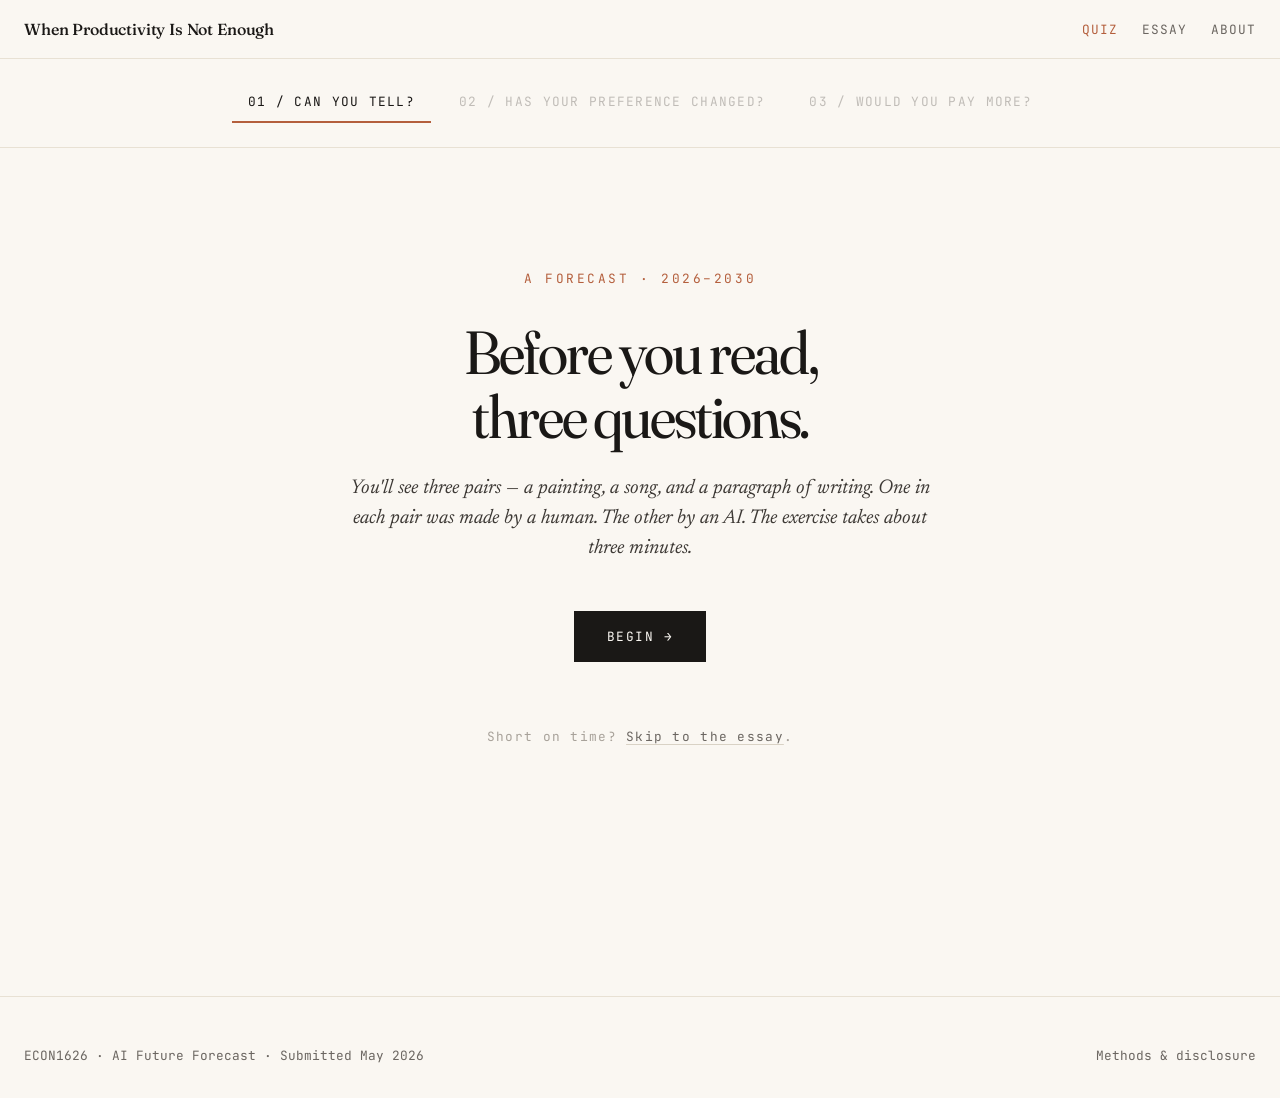
<file: index.html>
<!DOCTYPE html>
<html lang="en">
<head>
  <meta charset="UTF-8" />
  <meta name="viewport" content="width=device-width, initial-scale=1.0" />
  <title>When Productivity Is Not Enough — A Forecast</title>
  <meta name="description" content="An AI 2027-style forecast of how AI will reshape the creative economy through 2030." />
  <link rel="stylesheet" href="css/base.css" />
  <link rel="stylesheet" href="css/components.css" />
</head>
<body class="quiz-page">

  <header class="site-header">
    <div class="site-header-inner">
      <a href="index.html" class="site-title">When Productivity Is Not Enough</a>
      <nav class="site-nav">
        <a href="index.html" class="active">Quiz</a>
        <a href="forecast.html">Essay</a>
        <a href="about.html">About</a>
      </nav>
    </div>
  </header>

  <main>
    <div class="quiz-progress" id="quiz-progress">
      <div class="step active">01 / Can you tell?</div>
      <div class="step">02 / Has your preference changed?</div>
      <div class="step">03 / Would you pay more?</div>
    </div>

    <section class="quiz-intro" id="quiz-intro">
      <div class="label">A Forecast · 2026–2030</div>
      <h1>Before you read,<br>three questions.</h1>
      <p class="sub">You'll see three pairs — a painting, a song, and a paragraph of writing. One in each pair was made by a human. The other by an AI. The exercise takes about three minutes.</p>
      <button class="btn" id="begin-quiz">Begin →</button>
      <div class="skip-hint">
        Short on time? <a href="forecast.html">Skip to the essay</a>.
      </div>
    </section>

    <section id="quiz-stage" style="display:none;"></section>
  </main>

  <footer class="site-footer">
    <div class="site-footer-inner">
      <div>ECON1626 · AI Future Forecast · Submitted May 2026</div>
      <div><a href="about.html">Methods &amp; disclosure</a></div>
    </div>
  </footer>

  <script src="quiz/quiz.js"></script>
</body>
</html>
</file>
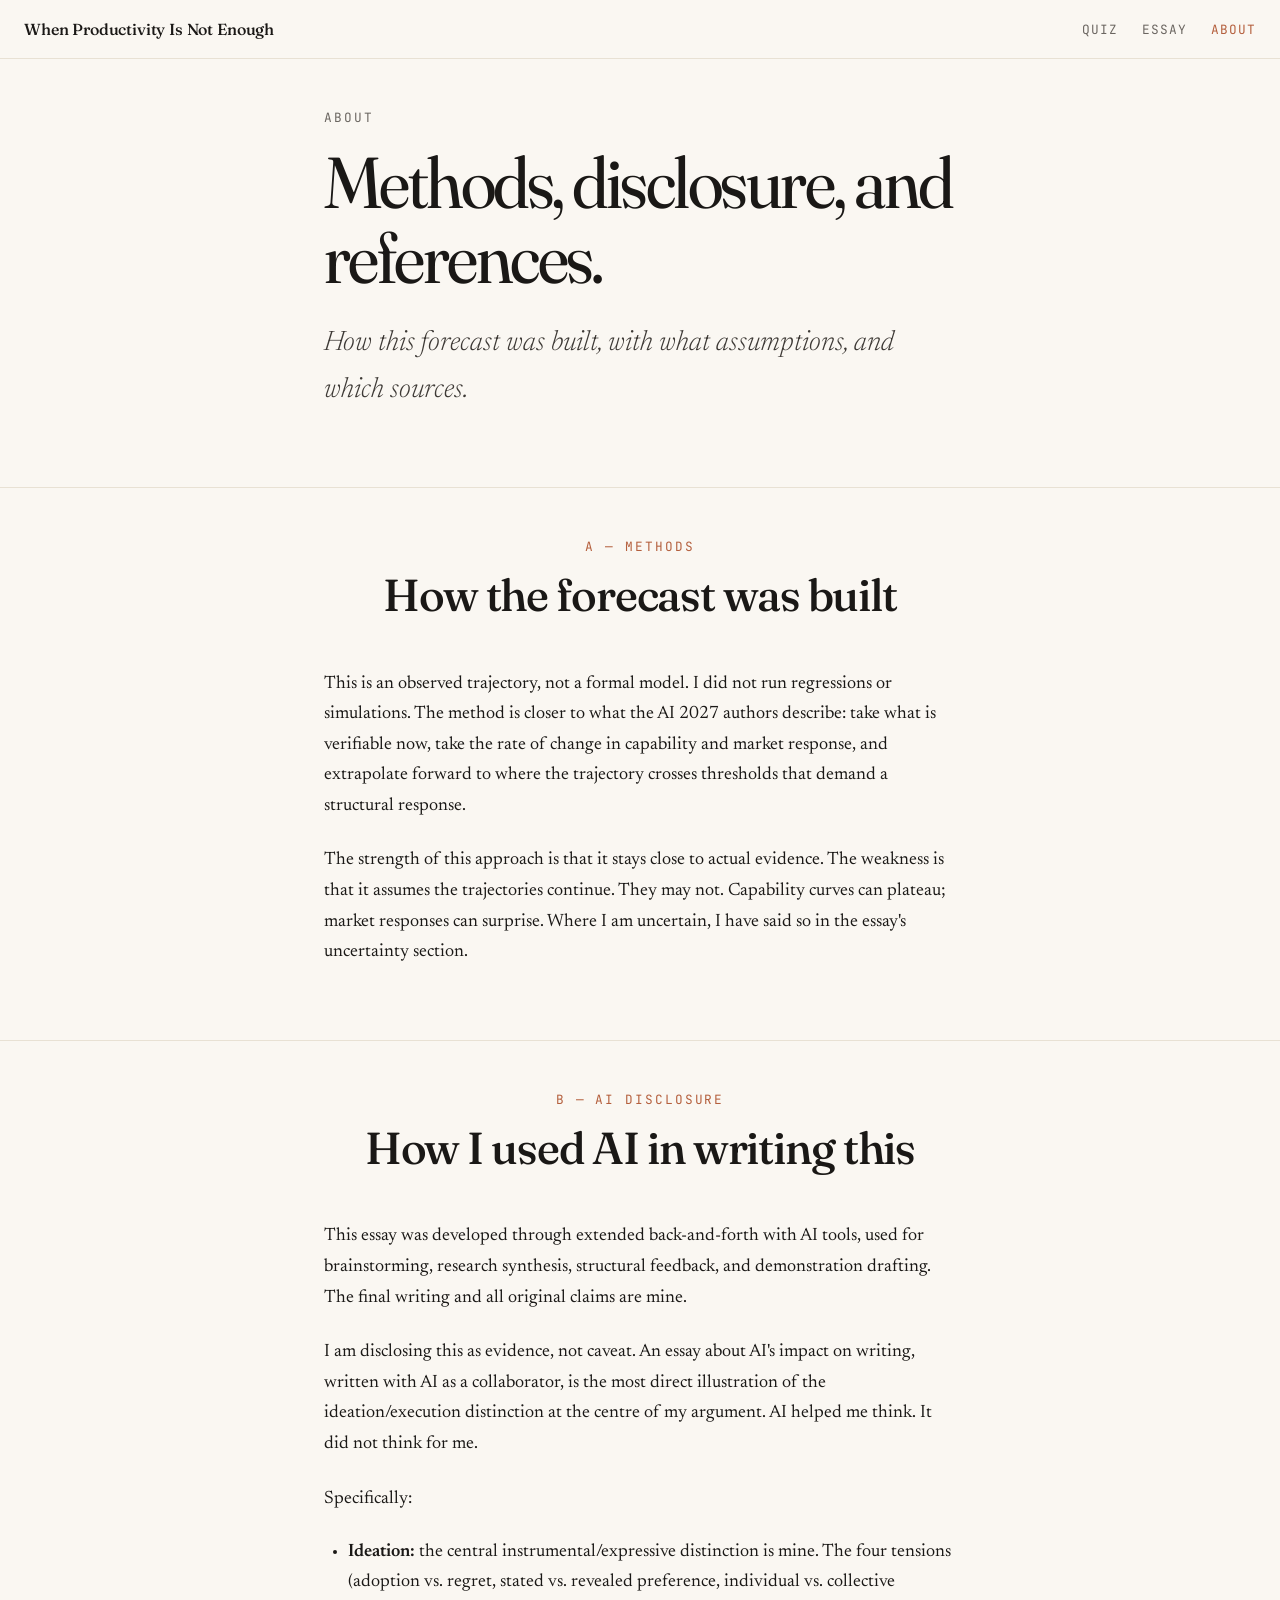
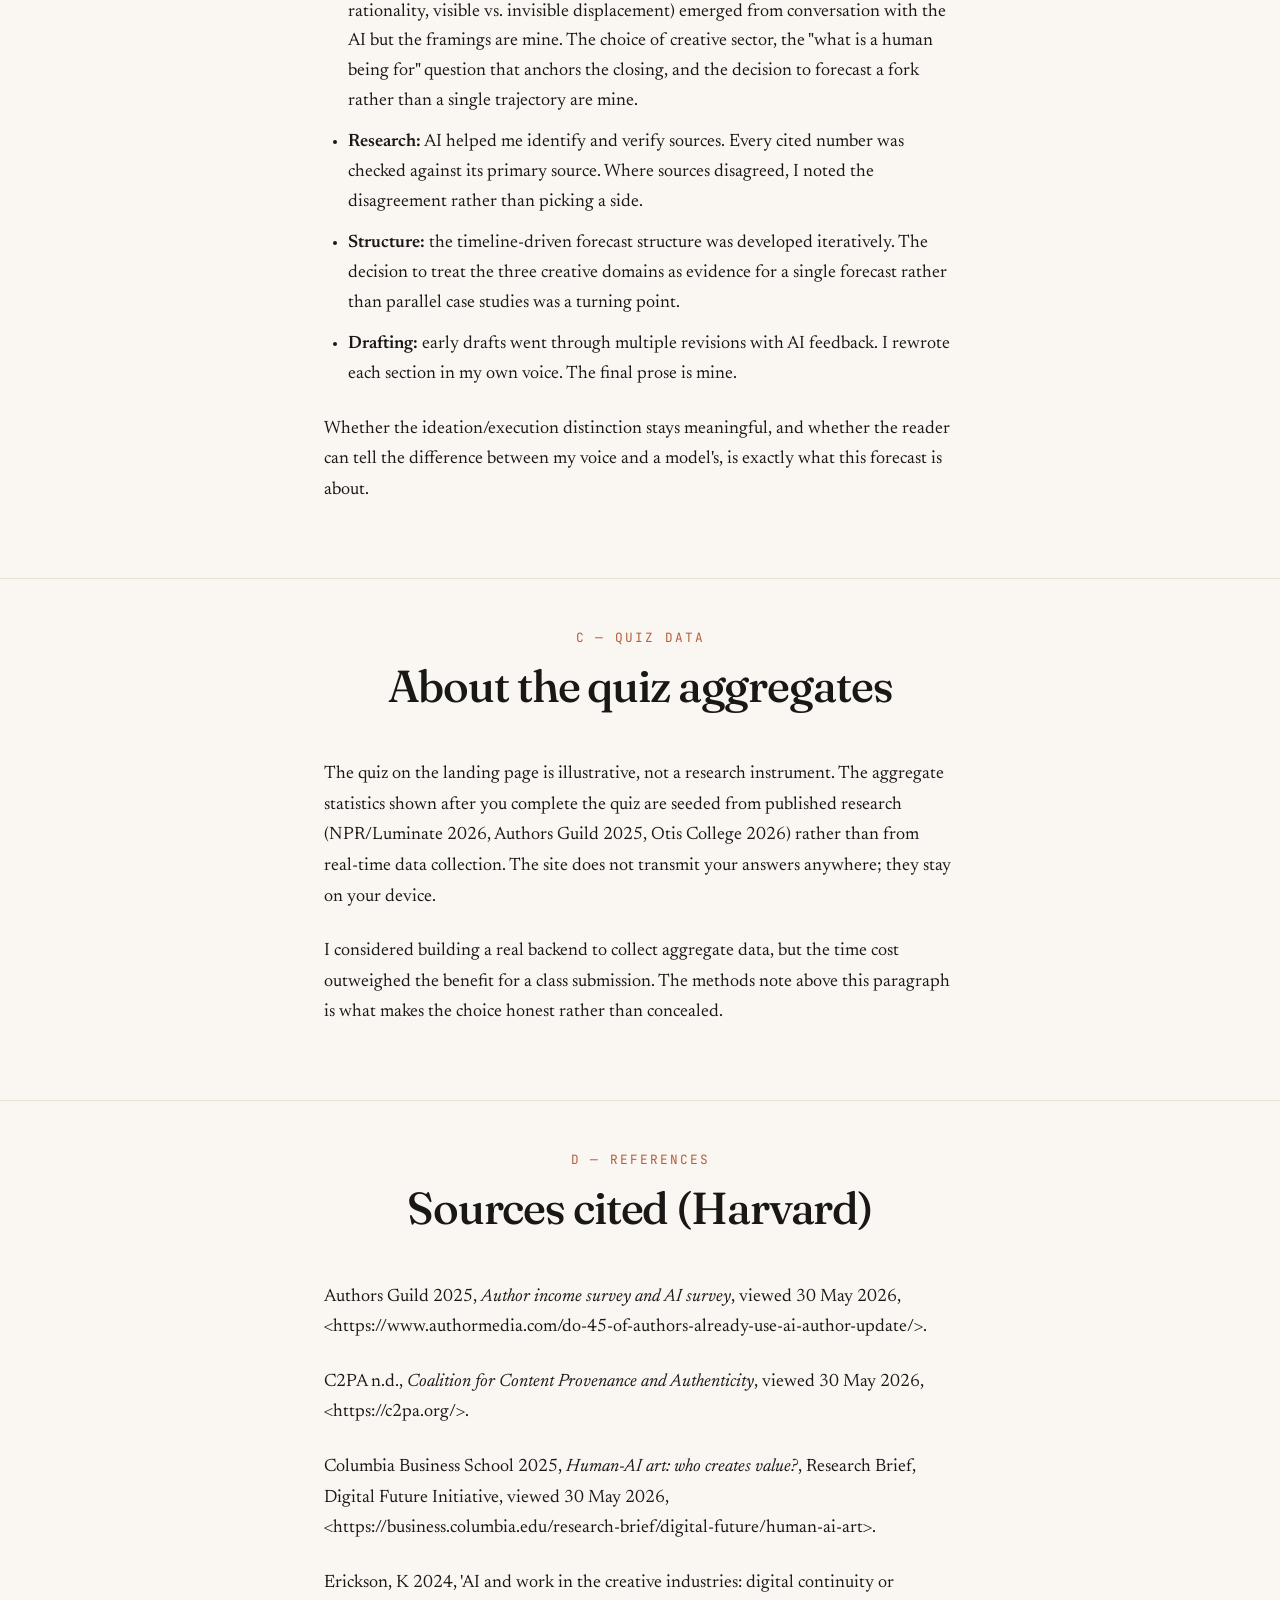
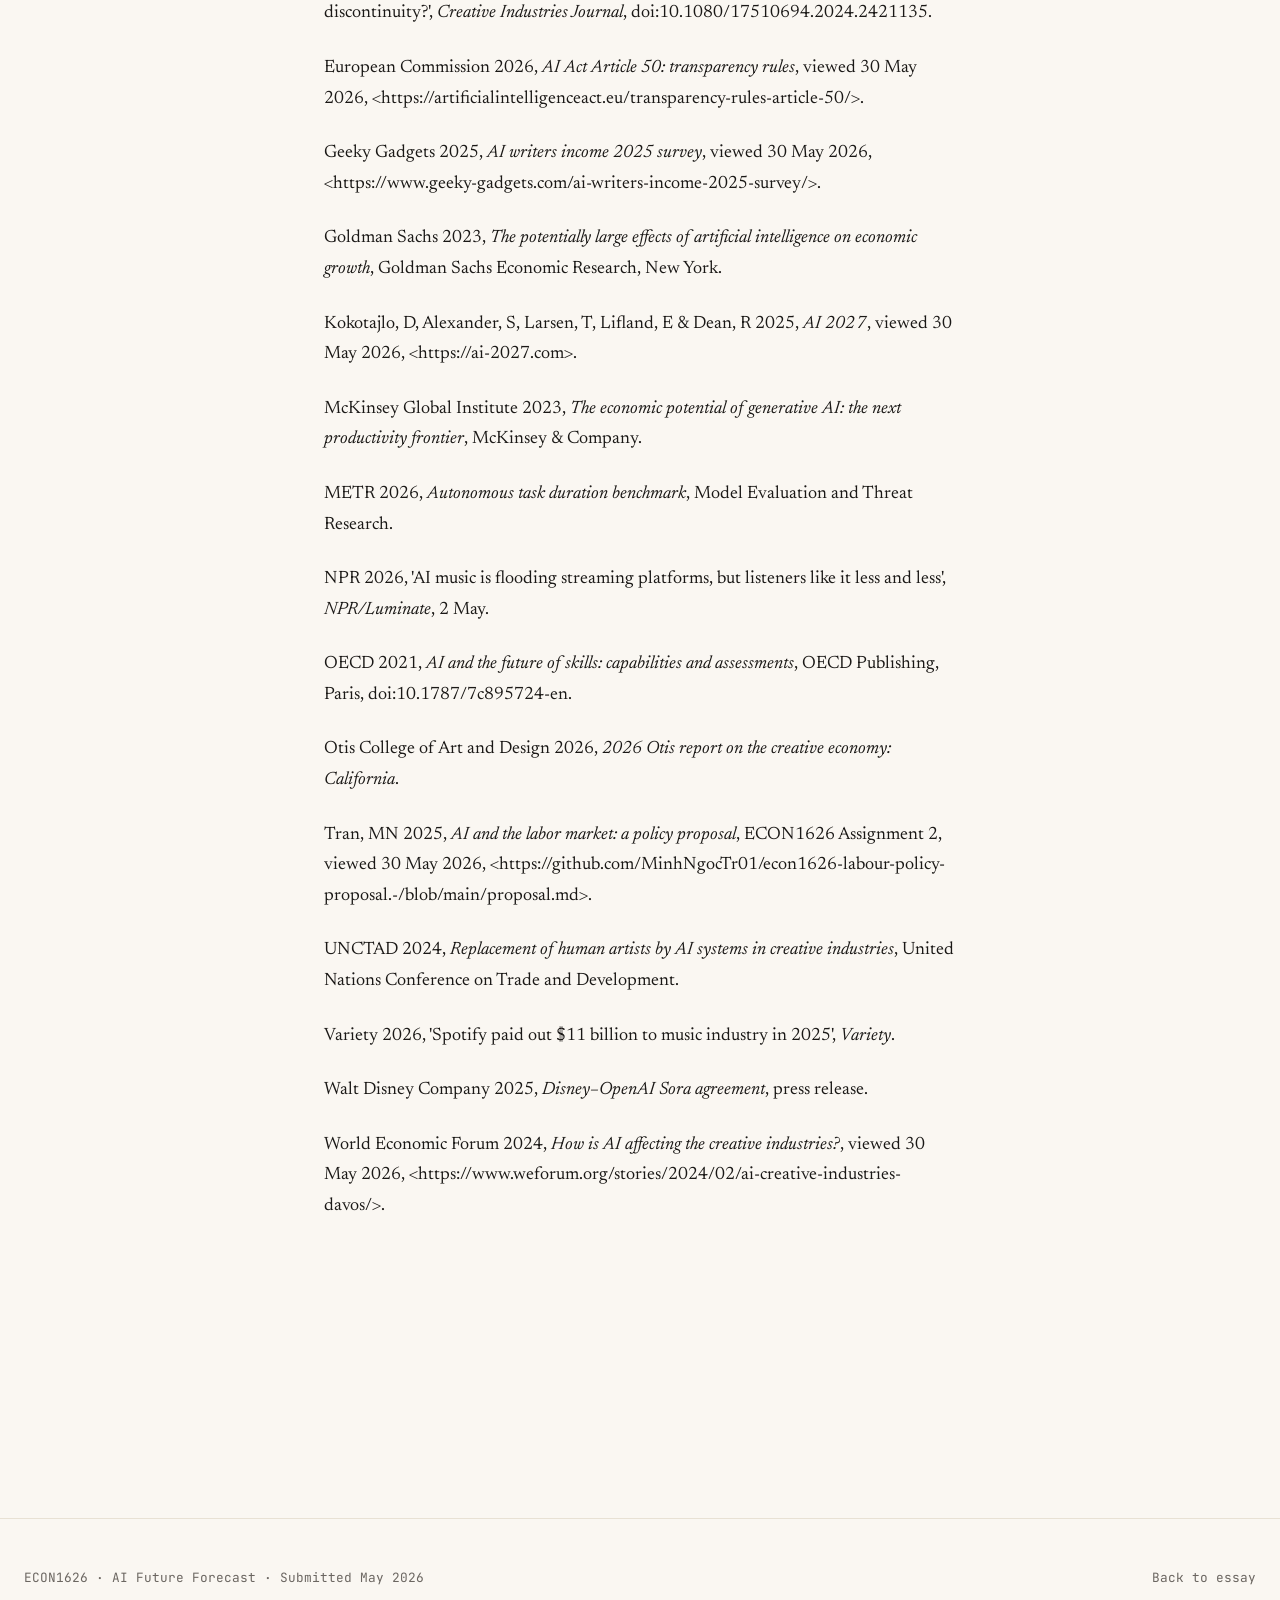
<file: about.html>
<!DOCTYPE html>
<html lang="en">
<head>
  <meta charset="UTF-8" />
  <meta name="viewport" content="width=device-width, initial-scale=1.0" />
  <title>About — When Productivity Is Not Enough</title>
  <link rel="stylesheet" href="css/base.css" />
  <link rel="stylesheet" href="css/components.css" />
</head>
<body>

  <header class="site-header">
    <div class="site-header-inner">
      <a href="index.html" class="site-title">When Productivity Is Not Enough</a>
      <nav class="site-nav">
        <a href="index.html">Quiz</a>
        <a href="forecast.html">Essay</a>
        <a href="about.html" class="active">About</a>
      </nav>
    </div>
  </header>

  <main class="essay-body">
    <section class="hero">
      <div class="prose">
        <span class="label">About</span>
        <h1>Methods, disclosure, and references.</h1>
        <p class="subtitle">How this forecast was built, with what assumptions, and which sources.</p>
      </div>
    </section>

    <section>
      <div class="section-intro">
        <span class="label">A — Methods</span>
        <h2>How the forecast was built</h2>
      </div>
      <div class="prose">
        <p>This is an observed trajectory, not a formal model. I did not run regressions or simulations. The method is closer to what the AI 2027 authors describe: take what is verifiable now, take the rate of change in capability and market response, and extrapolate forward to where the trajectory crosses thresholds that demand a structural response.</p>

        <p>The strength of this approach is that it stays close to actual evidence. The weakness is that it assumes the trajectories continue. They may not. Capability curves can plateau; market responses can surprise. Where I am uncertain, I have said so in the essay's uncertainty section.</p>
      </div>
    </section>

    <section>
      <div class="section-intro">
        <span class="label">B — AI Disclosure</span>
        <h2>How I used AI in writing this</h2>
      </div>
      <div class="prose">
        <p>This essay was developed through extended back-and-forth with AI tools, used for brainstorming, research synthesis, structural feedback, and demonstration drafting. The final writing and all original claims are mine.</p>

        <p>I am disclosing this as evidence, not caveat. An essay about AI's impact on writing, written with AI as a collaborator, is the most direct illustration of the ideation/execution distinction at the centre of my argument. AI helped me think. It did not think for me.</p>

        <p>Specifically:</p>
        <ul>
          <li><strong>Ideation:</strong> the central instrumental/expressive distinction is mine. The four tensions (adoption vs. regret, stated vs. revealed preference, individual vs. collective rationality, visible vs. invisible displacement) emerged from conversation with the AI but the framings are mine. The choice of creative sector, the "what is a human being for" question that anchors the closing, and the decision to forecast a fork rather than a single trajectory are mine.</li>
          <li><strong>Research:</strong> AI helped me identify and verify sources. Every cited number was checked against its primary source. Where sources disagreed, I noted the disagreement rather than picking a side.</li>
          <li><strong>Structure:</strong> the timeline-driven forecast structure was developed iteratively. The decision to treat the three creative domains as evidence for a single forecast rather than parallel case studies was a turning point.</li>
          <li><strong>Drafting:</strong> early drafts went through multiple revisions with AI feedback. I rewrote each section in my own voice. The final prose is mine.</li>
        </ul>

        <p>Whether the ideation/execution distinction stays meaningful, and whether the reader can tell the difference between my voice and a model's, is exactly what this forecast is about.</p>
      </div>
    </section>

    <section>
      <div class="section-intro">
        <span class="label">C — Quiz Data</span>
        <h2>About the quiz aggregates</h2>
      </div>
      <div class="prose">
        <p>The quiz on the landing page is illustrative, not a research instrument. The aggregate statistics shown after you complete the quiz are seeded from published research (NPR/Luminate 2026, Authors Guild 2025, Otis College 2026) rather than from real-time data collection. The site does not transmit your answers anywhere; they stay on your device.</p>

        <p>I considered building a real backend to collect aggregate data, but the time cost outweighed the benefit for a class submission. The methods note above this paragraph is what makes the choice honest rather than concealed.</p>
      </div>
    </section>

    <section>
      <div class="section-intro">
        <span class="label">D — References</span>
        <h2>Sources cited (Harvard)</h2>
      </div>
      <div class="prose" style="font-size:var(--size-sm);line-height:1.6;">
        <p>Authors Guild 2025, <em>Author income survey and AI survey</em>, viewed 30 May 2026, &lt;https://www.authormedia.com/do-45-of-authors-already-use-ai-author-update/&gt;.</p>

        <p>C2PA n.d., <em>Coalition for Content Provenance and Authenticity</em>, viewed 30 May 2026, &lt;https://c2pa.org/&gt;.</p>

        <p>Columbia Business School 2025, <em>Human-AI art: who creates value?</em>, Research Brief, Digital Future Initiative, viewed 30 May 2026, &lt;https://business.columbia.edu/research-brief/digital-future/human-ai-art&gt;.</p>

        <p>Erickson, K 2024, 'AI and work in the creative industries: digital continuity or discontinuity?', <em>Creative Industries Journal</em>, doi:10.1080/17510694.2024.2421135.</p>

        <p>European Commission 2026, <em>AI Act Article 50: transparency rules</em>, viewed 30 May 2026, &lt;https://artificialintelligenceact.eu/transparency-rules-article-50/&gt;.</p>

        <p>Geeky Gadgets 2025, <em>AI writers income 2025 survey</em>, viewed 30 May 2026, &lt;https://www.geeky-gadgets.com/ai-writers-income-2025-survey/&gt;.</p>

        <p>Goldman Sachs 2023, <em>The potentially large effects of artificial intelligence on economic growth</em>, Goldman Sachs Economic Research, New York.</p>

        <p>Kokotajlo, D, Alexander, S, Larsen, T, Lifland, E &amp; Dean, R 2025, <em>AI 2027</em>, viewed 30 May 2026, &lt;https://ai-2027.com&gt;.</p>

        <p>McKinsey Global Institute 2023, <em>The economic potential of generative AI: the next productivity frontier</em>, McKinsey &amp; Company.</p>

        <p>METR 2026, <em>Autonomous task duration benchmark</em>, Model Evaluation and Threat Research.</p>

        <p>NPR 2026, 'AI music is flooding streaming platforms, but listeners like it less and less', <em>NPR/Luminate</em>, 2 May.</p>

        <p>OECD 2021, <em>AI and the future of skills: capabilities and assessments</em>, OECD Publishing, Paris, doi:10.1787/7c895724-en.</p>

        <p>Otis College of Art and Design 2026, <em>2026 Otis report on the creative economy: California</em>.</p>

        <p>Tran, MN 2025, <em>AI and the labor market: a policy proposal</em>, ECON1626 Assignment 2, viewed 30 May 2026, &lt;https://github.com/MinhNgocTr01/econ1626-labour-policy-proposal.-/blob/main/proposal.md&gt;.</p>

        <p>UNCTAD 2024, <em>Replacement of human artists by AI systems in creative industries</em>, United Nations Conference on Trade and Development.</p>

        <p>Variety 2026, 'Spotify paid out $11 billion to music industry in 2025', <em>Variety</em>.</p>

        <p>Walt Disney Company 2025, <em>Disney–OpenAI Sora agreement</em>, press release.</p>

        <p>World Economic Forum 2024, <em>How is AI affecting the creative industries?</em>, viewed 30 May 2026, &lt;https://www.weforum.org/stories/2024/02/ai-creative-industries-davos/&gt;.</p>
      </div>
    </section>

  </main>

  <footer class="site-footer">
    <div class="site-footer-inner">
      <div>ECON1626 · AI Future Forecast · Submitted May 2026</div>
      <div>
        <a href="forecast.html">Back to essay</a>
      </div>
    </div>
  </footer>

</body>
</html>
</file>
<file: css/base.css>
/* ===================================================================
   When Productivity Is Not Enough — Design System
   AI 2027 aesthetic: editorial seriousness, restrained palette
   =================================================================== */

/* Fonts: Newsreader (body), Fraunces (display), JetBrains Mono (data) */
@import url('https://fonts.googleapis.com/css2?family=Fraunces:opsz,wght@9..144,400;9..144,500;9..144,700&family=Newsreader:opsz,wght@6..72,300;6..72,400;6..72,500;6..72,600&family=JetBrains+Mono:wght@400;500&display=swap');

:root {
  /* Palette */
  --paper: #FAF7F2;
  --paper-shade: #F2EDE3;
  --ink: #1A1816;
  --ink-soft: #3D3935;
  --ink-mute: #6B6661;
  --ink-faint: #A8A29A;
  --line: #D9D2C5;
  --line-soft: #E8E1D4;

  --rust: #B45F3D;
  --rust-soft: #D4906B;
  --rust-faint: rgba(180, 95, 61, 0.08);

  --sage: #6B7F5C;
  --sage-soft: #94A082;
  --sage-faint: rgba(107, 127, 92, 0.08);

  /* Typography */
  --font-display: 'Fraunces', 'Newsreader', Georgia, serif;
  --font-body: 'Newsreader', Georgia, 'Times New Roman', serif;
  --font-mono: 'JetBrains Mono', 'Courier New', monospace;

  /* Type scale */
  --size-mega: clamp(2.8rem, 6vw, 4.5rem);
  --size-xl: clamp(2rem, 4vw, 2.8rem);
  --size-lg: clamp(1.4rem, 2.5vw, 1.75rem);
  --size-md: 1.25rem;
  --size-base: 1.125rem;
  --size-sm: 1rem;
  --size-xs: 0.875rem;
  --size-mono: 0.8rem;

  /* Spacing */
  --space-1: 0.25rem;
  --space-2: 0.5rem;
  --space-3: 0.75rem;
  --space-4: 1rem;
  --space-6: 1.5rem;
  --space-8: 2rem;
  --space-12: 3rem;
  --space-16: 4rem;
  --space-24: 6rem;
  --space-32: 8rem;

  /* Layout */
  --prose-width: 680px;
  --wide-width: 960px;
  --max-width: 1280px;

  /* Transitions */
  --ease: cubic-bezier(0.22, 1, 0.36, 1);
  --ease-quick: cubic-bezier(0.4, 0, 0.2, 1);
}

/* ===================================================================
   Reset & Base
   =================================================================== */

*, *::before, *::after {
  box-sizing: border-box;
  margin: 0;
  padding: 0;
}

html {
  font-size: 100%;
  scroll-behavior: smooth;
  -webkit-text-size-adjust: 100%;
}

body {
  background: var(--paper);
  color: var(--ink);
  font-family: var(--font-body);
  font-size: var(--size-base);
  line-height: 1.65;
  font-weight: 400;
  -webkit-font-smoothing: antialiased;
  -moz-osx-font-smoothing: grayscale;
  text-rendering: optimizeLegibility;
  overflow-x: hidden;
}

/* ===================================================================
   Typography
   =================================================================== */

h1, h2, h3, h4, h5, h6 {
  font-family: var(--font-display);
  font-weight: 500;
  line-height: 1.15;
  letter-spacing: -0.02em;
  color: var(--ink);
}

h1 {
  font-size: var(--size-mega);
  font-weight: 400;
  font-variation-settings: 'opsz' 90, 'SOFT' 30;
  letter-spacing: -0.035em;
  line-height: 1.05;
}

h2 {
  font-size: var(--size-xl);
  margin-top: var(--space-16);
  margin-bottom: var(--space-6);
  font-weight: 500;
  letter-spacing: -0.025em;
}

h3 {
  font-size: var(--size-lg);
  margin-top: var(--space-12);
  margin-bottom: var(--space-4);
  font-weight: 500;
}

h4 {
  font-size: var(--size-md);
  font-family: var(--font-body);
  font-weight: 600;
  margin-top: var(--space-8);
  margin-bottom: var(--space-3);
  letter-spacing: 0;
}

p {
  margin-bottom: var(--space-6);
  font-size: var(--size-base);
  line-height: 1.7;
}

p + p {
  text-indent: 0;
}

a {
  color: var(--ink);
  text-decoration: underline;
  text-decoration-color: var(--line);
  text-decoration-thickness: 1px;
  text-underline-offset: 3px;
  transition: text-decoration-color 0.2s var(--ease-quick);
}

a:hover {
  text-decoration-color: var(--rust);
}

strong, b {
  font-weight: 600;
}

em, i {
  font-style: italic;
}

blockquote {
  margin: var(--space-8) 0;
  padding-left: var(--space-6);
  border-left: 2px solid var(--rust);
  font-style: italic;
  color: var(--ink-soft);
}

code, .mono {
  font-family: var(--font-mono);
  font-size: var(--size-mono);
  letter-spacing: 0;
  color: var(--ink-soft);
}

ul, ol {
  margin: 0 0 var(--space-6) var(--space-6);
}

li {
  margin-bottom: var(--space-3);
  line-height: 1.65;
}

/* ===================================================================
   Layout containers
   =================================================================== */

.container {
  max-width: var(--max-width);
  margin: 0 auto;
  padding: 0 var(--space-6);
}

.prose {
  max-width: var(--prose-width);
  margin: 0 auto;
  padding: 0 var(--space-6);
}

.wide {
  max-width: var(--wide-width);
  margin: 0 auto;
  padding: 0 var(--space-6);
}

.full-bleed {
  width: 100%;
  margin-left: calc(-50vw + 50%);
  margin-right: calc(-50vw + 50%);
}

/* ===================================================================
   Site header / navigation
   =================================================================== */

.site-header {
  position: sticky;
  top: 0;
  z-index: 100;
  background: rgba(250, 247, 242, 0.95);
  backdrop-filter: blur(8px);
  border-bottom: 1px solid var(--line-soft);
  padding: var(--space-4) 0;
}

.site-header-inner {
  max-width: var(--max-width);
  margin: 0 auto;
  padding: 0 var(--space-6);
  display: flex;
  justify-content: space-between;
  align-items: center;
  gap: var(--space-6);
}

.site-title {
  font-family: var(--font-display);
  font-size: var(--size-sm);
  font-weight: 500;
  letter-spacing: -0.01em;
  color: var(--ink);
  text-decoration: none;
}

.site-title:hover {
  text-decoration: none;
}

.site-nav {
  display: flex;
  gap: var(--space-6);
  font-family: var(--font-mono);
  font-size: var(--size-mono);
  text-transform: uppercase;
  letter-spacing: 0.08em;
}

.site-nav a {
  color: var(--ink-mute);
  text-decoration: none;
  transition: color 0.2s var(--ease-quick);
}

.site-nav a:hover, .site-nav a.active {
  color: var(--rust);
}

/* ===================================================================
   Page hero / opening
   =================================================================== */

.hero {
  padding: var(--space-24) 0 var(--space-16);
  border-bottom: 1px solid var(--line-soft);
}

.hero .label {
  font-family: var(--font-mono);
  font-size: var(--size-mono);
  text-transform: uppercase;
  letter-spacing: 0.15em;
  color: var(--ink-mute);
  margin-bottom: var(--space-4);
  display: block;
}

.hero .subtitle {
  font-family: var(--font-body);
  font-size: var(--size-lg);
  font-style: italic;
  font-weight: 300;
  color: var(--ink-soft);
  margin-top: var(--space-6);
  max-width: 32em;
}

.hero .byline {
  margin-top: var(--space-12);
  font-family: var(--font-mono);
  font-size: var(--size-mono);
  text-transform: uppercase;
  letter-spacing: 0.1em;
  color: var(--ink-mute);
  display: flex;
  gap: var(--space-6);
  align-items: center;
}

.hero .byline span {
  display: inline-block;
}

.hero .byline .sep {
  color: var(--ink-faint);
}

/* ===================================================================
   Section markers
   =================================================================== */

.section-label {
  font-family: var(--font-mono);
  font-size: var(--size-mono);
  text-transform: uppercase;
  letter-spacing: 0.15em;
  color: var(--rust);
  margin-bottom: var(--space-3);
  display: block;
}

.section-divider {
  border: none;
  height: 1px;
  background: var(--line);
  margin: var(--space-16) auto;
  max-width: 80px;
}

.drop-cap::first-letter {
  font-family: var(--font-display);
  font-size: 4em;
  font-weight: 400;
  float: left;
  line-height: 0.85;
  margin: 0.05em 0.08em 0 0;
  color: var(--rust);
}

/* ===================================================================
   Inline data callouts
   =================================================================== */

.data-callout {
  display: inline-block;
  font-family: var(--font-mono);
  font-size: var(--size-mono);
  background: var(--rust-faint);
  color: var(--rust);
  padding: 0.1em 0.4em;
  border-radius: 2px;
  letter-spacing: 0;
}

.timestamp {
  font-family: var(--font-mono);
  font-size: var(--size-mono);
  text-transform: uppercase;
  letter-spacing: 0.1em;
  color: var(--ink-mute);
  display: block;
  margin-bottom: var(--space-2);
}

/* ===================================================================
   Buttons
   =================================================================== */

.btn {
  display: inline-flex;
  align-items: center;
  justify-content: center;
  gap: var(--space-3);
  font-family: var(--font-mono);
  font-size: var(--size-mono);
  text-transform: uppercase;
  letter-spacing: 0.12em;
  padding: var(--space-4) var(--space-8);
  background: var(--ink);
  color: var(--paper);
  border: 1px solid var(--ink);
  text-decoration: none;
  cursor: pointer;
  transition: all 0.25s var(--ease);
}

.btn:hover {
  background: var(--rust);
  border-color: var(--rust);
  text-decoration: none;
  color: var(--paper);
}

.btn-ghost {
  background: transparent;
  color: var(--ink);
}

.btn-ghost:hover {
  background: var(--ink);
  color: var(--paper);
}

.btn-small {
  padding: var(--space-2) var(--space-4);
  font-size: 0.7rem;
}

/* ===================================================================
   Footer
   =================================================================== */

.site-footer {
  margin-top: var(--space-32);
  padding: var(--space-12) 0 var(--space-8);
  border-top: 1px solid var(--line-soft);
  font-family: var(--font-mono);
  font-size: var(--size-mono);
  color: var(--ink-mute);
}

.site-footer-inner {
  max-width: var(--max-width);
  margin: 0 auto;
  padding: 0 var(--space-6);
  display: flex;
  justify-content: space-between;
  align-items: center;
  flex-wrap: wrap;
  gap: var(--space-4);
}

.site-footer a {
  color: var(--ink-mute);
  text-decoration: none;
}

.site-footer a:hover {
  color: var(--rust);
}

/* ===================================================================
   Animations
   =================================================================== */

@keyframes fadeIn {
  from { opacity: 0; transform: translateY(8px); }
  to { opacity: 1; transform: translateY(0); }
}

@keyframes slowFadeIn {
  from { opacity: 0; }
  to { opacity: 1; }
}

@keyframes drawLine {
  from { stroke-dashoffset: 1000; }
  to { stroke-dashoffset: 0; }
}

.fade-in {
  animation: fadeIn 0.8s var(--ease) both;
}

.fade-in-1 { animation-delay: 0.1s; }
.fade-in-2 { animation-delay: 0.3s; }
.fade-in-3 { animation-delay: 0.5s; }
.fade-in-4 { animation-delay: 0.7s; }
.fade-in-5 { animation-delay: 0.9s; }

@media (prefers-reduced-motion: reduce) {
  *, *::before, *::after {
    animation-duration: 0.01ms !important;
    transition-duration: 0.01ms !important;
    scroll-behavior: auto !important;
  }
}

/* ===================================================================
   Responsive
   =================================================================== */

@media (max-width: 640px) {
  body { font-size: 1.05rem; }
  .hero { padding: var(--space-16) 0 var(--space-12); }
  .site-nav { gap: var(--space-4); }
  .site-header-inner { gap: var(--space-3); }
}
</file>
<file: css/components.css>
/* ===================================================================
   Component-specific styles
   =================================================================== */

/* ===================================================================
   QUIZ — landing experience
   =================================================================== */

.quiz-page {
  min-height: 100vh;
  display: flex;
  flex-direction: column;
}

.quiz-intro {
  flex: 1;
  display: flex;
  flex-direction: column;
  justify-content: center;
  align-items: center;
  padding: var(--space-16) var(--space-6);
  text-align: center;
  min-height: 80vh;
}

.quiz-intro .label {
  font-family: var(--font-mono);
  font-size: var(--size-mono);
  text-transform: uppercase;
  letter-spacing: 0.2em;
  color: var(--rust);
  margin-bottom: var(--space-8);
}

.quiz-intro h1 {
  max-width: 16em;
  margin-bottom: var(--space-6);
  font-size: clamp(2.2rem, 5vw, 3.8rem);
}

.quiz-intro .sub {
  max-width: 30em;
  font-size: var(--size-md);
  color: var(--ink-soft);
  line-height: 1.5;
  margin-bottom: var(--space-12);
  font-style: italic;
}

.quiz-intro .skip-hint {
  margin-top: var(--space-16);
  font-family: var(--font-mono);
  font-size: var(--size-mono);
  color: var(--ink-faint);
  letter-spacing: 0.1em;
}

.quiz-intro .skip-hint a {
  color: var(--ink-mute);
}

.quiz-progress {
  display: flex;
  justify-content: center;
  gap: var(--space-3);
  padding: var(--space-6) 0;
  font-family: var(--font-mono);
  font-size: var(--size-mono);
  color: var(--ink-mute);
  letter-spacing: 0.1em;
  text-transform: uppercase;
  border-bottom: 1px solid var(--line-soft);
}

.quiz-progress .step {
  padding: var(--space-2) var(--space-4);
  border-bottom: 2px solid transparent;
  opacity: 0.4;
  transition: all 0.3s var(--ease);
}

.quiz-progress .step.active {
  opacity: 1;
  border-bottom-color: var(--rust);
  color: var(--ink);
}

.quiz-progress .step.done {
  opacity: 0.7;
  color: var(--sage);
}

/* Round card */
.quiz-round {
  max-width: 980px;
  margin: 0 auto;
  padding: var(--space-12) var(--space-6);
  animation: fadeIn 0.5s var(--ease) both;
}

.quiz-round .domain-tag {
  font-family: var(--font-mono);
  font-size: var(--size-mono);
  text-transform: uppercase;
  letter-spacing: 0.15em;
  color: var(--rust);
  text-align: center;
  margin-bottom: var(--space-4);
}

.quiz-round .question {
  font-family: var(--font-display);
  font-size: clamp(1.4rem, 3vw, 2rem);
  text-align: center;
  max-width: 22em;
  margin: 0 auto var(--space-8);
  line-height: 1.3;
  letter-spacing: -0.01em;
}

.quiz-round .question-sub {
  font-family: var(--font-body);
  font-size: var(--size-base);
  text-align: center;
  color: var(--ink-mute);
  margin-bottom: var(--space-12);
  font-style: italic;
}

/* Pair grid */
.pair-grid {
  display: grid;
  grid-template-columns: 1fr 1fr;
  gap: var(--space-6);
  margin-bottom: var(--space-8);
}

.pair-option {
  background: var(--paper);
  border: 1px solid var(--line);
  padding: var(--space-6);
  cursor: pointer;
  transition: all 0.25s var(--ease);
  display: flex;
  flex-direction: column;
  gap: var(--space-4);
  position: relative;
  text-align: left;
  font-family: var(--font-body);
}

.pair-option:hover {
  border-color: var(--ink-mute);
  transform: translateY(-2px);
  box-shadow: 0 8px 20px rgba(26, 24, 22, 0.08);
}

.pair-option.selected {
  border-color: var(--rust);
  background: var(--rust-faint);
}

.pair-option.revealed-human {
  border-color: var(--sage);
  background: var(--sage-faint);
}

.pair-option.revealed-ai {
  border-color: var(--rust);
  background: var(--rust-faint);
}

.pair-option .option-label {
  font-family: var(--font-mono);
  font-size: var(--size-mono);
  text-transform: uppercase;
  letter-spacing: 0.1em;
  color: var(--ink-mute);
}

.pair-option .option-media {
  aspect-ratio: 4 / 3;
  background: var(--paper-shade);
  background-image: linear-gradient(135deg, var(--paper-shade) 0%, var(--line-soft) 100%);
  display: flex;
  align-items: center;
  justify-content: center;
  font-family: var(--font-mono);
  font-size: var(--size-mono);
  color: var(--ink-faint);
  text-align: center;
  padding: var(--space-4);
  border: 1px dashed var(--line);
  margin-bottom: var(--space-2);
}

.pair-option .option-media img {
  width: 100%;
  height: 100%;
  object-fit: cover;
  display: block;
}

.option-image {
  width: 100%;
  height: 260px;
  overflow: hidden;
  background: var(--paper-shade);
}

.option-image img {
  width: 100%;
  height: 100%;
  object-fit: cover;
  display: block;
}

.option-youtube {
  width: 100%;
  aspect-ratio: 16 / 9;
}

.option-youtube iframe {
  width: 100%;
  height: 100%;
  display: block;
  border: none;
}

.pair-option .option-text {
  font-family: var(--font-body);
  font-size: var(--size-sm);
  line-height: 1.6;
  color: var(--ink-soft);
  font-style: italic;
}

.pair-option audio {
  width: 100%;
  margin-top: var(--space-2);
}

.pair-option .verdict {
  position: absolute;
  top: var(--space-3);
  right: var(--space-3);
  font-family: var(--font-mono);
  font-size: var(--size-mono);
  padding: var(--space-1) var(--space-3);
  text-transform: uppercase;
  letter-spacing: 0.1em;
  opacity: 0;
  transition: opacity 0.4s var(--ease);
}

.pair-option.revealed-human .verdict {
  background: var(--sage);
  color: var(--paper);
  opacity: 1;
}

.pair-option.revealed-ai .verdict {
  background: var(--rust);
  color: var(--paper);
  opacity: 1;
}

/* Round 2/3 preference and WTP controls */
.preference-buttons {
  display: flex;
  flex-wrap: wrap;
  gap: var(--space-3);
  justify-content: center;
  margin-bottom: var(--space-6);
}

.preference-buttons button {
  font-family: var(--font-body);
  font-size: var(--size-sm);
  padding: var(--space-3) var(--space-6);
  background: var(--paper);
  border: 1px solid var(--line);
  cursor: pointer;
  transition: all 0.2s var(--ease);
  letter-spacing: 0;
  text-transform: none;
  color: var(--ink);
}

.preference-buttons button:hover {
  border-color: var(--ink-mute);
}

.preference-buttons button.selected {
  background: var(--ink);
  color: var(--paper);
  border-color: var(--ink);
}

.wtp-control {
  text-align: center;
  margin: var(--space-8) 0;
}

.wtp-control label {
  font-family: var(--font-mono);
  font-size: var(--size-mono);
  text-transform: uppercase;
  letter-spacing: 0.1em;
  color: var(--ink-mute);
  display: block;
  margin-bottom: var(--space-4);
}

.wtp-control input[type="range"] {
  width: 100%;
  max-width: 400px;
  margin: 0 auto;
  display: block;
}

.wtp-value {
  font-family: var(--font-mono);
  font-size: 1.5rem;
  color: var(--rust);
  margin-top: var(--space-3);
  font-weight: 500;
}

/* Action row */
.quiz-actions {
  display: flex;
  justify-content: center;
  gap: var(--space-4);
  margin-top: var(--space-8);
}

/* Results screen */
.quiz-results {
  max-width: 720px;
  margin: 0 auto;
  padding: var(--space-16) var(--space-6);
  animation: fadeIn 0.8s var(--ease) both;
}

.quiz-results h2 {
  text-align: center;
  margin-bottom: var(--space-12);
  font-size: clamp(1.8rem, 4vw, 2.6rem);
}

.result-card {
  background: var(--paper-shade);
  padding: var(--space-8);
  margin-bottom: var(--space-6);
  border-left: 3px solid var(--rust);
}

.result-card .domain {
  font-family: var(--font-mono);
  font-size: var(--size-mono);
  text-transform: uppercase;
  letter-spacing: 0.15em;
  color: var(--rust);
  margin-bottom: var(--space-3);
}

.result-card .stat {
  font-family: var(--font-display);
  font-size: 2rem;
  font-weight: 500;
  line-height: 1.1;
  margin-bottom: var(--space-3);
  color: var(--ink);
}

.result-card .stat-context {
  font-size: var(--size-sm);
  color: var(--ink-mute);
  font-style: italic;
}

.results-cta {
  text-align: center;
  margin-top: var(--space-12);
}

.results-cta .lead-in {
  font-family: var(--font-body);
  font-size: var(--size-md);
  color: var(--ink-soft);
  margin-bottom: var(--space-6);
  font-style: italic;
  max-width: 28em;
  margin-left: auto;
  margin-right: auto;
}

/* Responsive quiz */
@media (max-width: 720px) {
  .pair-grid {
    grid-template-columns: 1fr;
    gap: var(--space-4);
  }
  .quiz-round { padding: var(--space-8) var(--space-4); }
}

/* ===================================================================
   ESSAY — section styling
   =================================================================== */

.essay-body {
  padding-bottom: var(--space-24);
}

.essay-body section {
  padding: var(--space-12) 0;
}

.essay-body section:not(:last-child) {
  border-bottom: 1px solid var(--line-soft);
}

.essay-body .section-intro {
  max-width: var(--prose-width);
  margin: 0 auto;
  padding: 0 var(--space-6) var(--space-8);
  text-align: center;
}

.essay-body .section-intro h2 {
  margin-top: 0;
  margin-bottom: var(--space-4);
}

.essay-body .section-intro .label {
  font-family: var(--font-mono);
  font-size: var(--size-mono);
  text-transform: uppercase;
  letter-spacing: 0.15em;
  color: var(--rust);
  margin-bottom: var(--space-3);
  display: block;
}

/* In-text citations */
.cite {
  font-family: var(--font-mono);
  font-size: 0.7em;
  color: var(--ink-mute);
  vertical-align: super;
}

/* Pull-quote */
.pull-quote {
  margin: var(--space-12) auto;
  max-width: 32em;
  text-align: center;
  font-family: var(--font-display);
  font-size: clamp(1.4rem, 3vw, 2rem);
  font-weight: 400;
  font-style: italic;
  line-height: 1.3;
  color: var(--ink);
  letter-spacing: -0.01em;
}

.pull-quote::before {
  content: "";
  display: block;
  width: 40px;
  height: 1px;
  background: var(--rust);
  margin: 0 auto var(--space-4);
}

.pull-quote::after {
  content: "";
  display: block;
  width: 40px;
  height: 1px;
  background: var(--rust);
  margin: var(--space-4) auto 0;
}

/* Quarterly forecast block */
.forecast-quarter {
  margin-bottom: var(--space-12);
}

.forecast-quarter .quarter-header {
  display: flex;
  align-items: baseline;
  gap: var(--space-4);
  margin-bottom: var(--space-4);
  border-bottom: 1px solid var(--line-soft);
  padding-bottom: var(--space-3);
}

.forecast-quarter .quarter-label {
  font-family: var(--font-mono);
  font-size: var(--size-mono);
  text-transform: uppercase;
  letter-spacing: 0.15em;
  color: var(--rust);
  font-weight: 500;
}

.forecast-quarter .quarter-title {
  font-family: var(--font-display);
  font-size: var(--size-md);
  font-weight: 500;
  color: var(--ink);
  letter-spacing: -0.01em;
}

/* Path A / Path B differentiation */
.path-a { --path-accent: var(--sage); }
.path-b { --path-accent: var(--rust); }

.path-a .quarter-label,
.path-a .section-intro .label { color: var(--sage); }

.path-b .quarter-label,
.path-b .section-intro .label { color: var(--rust); }

.path-marker {
  display: inline-block;
  font-family: var(--font-mono);
  font-size: var(--size-mono);
  text-transform: uppercase;
  letter-spacing: 0.15em;
  padding: var(--space-2) var(--space-4);
  border: 1px solid currentColor;
  color: var(--path-accent);
  margin-bottom: var(--space-4);
}

/* ===================================================================
   INTERACTIVE COMPONENTS (placeholders for incremental build)
   =================================================================== */

.viz-container {
  margin: var(--space-16) auto;
  max-width: var(--wide-width);
  padding: 0 var(--space-6);
}

.viz-container.full-bleed {
  max-width: 100%;
  padding: 0;
}

.viz-caption {
  font-family: var(--font-mono);
  font-size: var(--size-mono);
  text-transform: uppercase;
  letter-spacing: 0.1em;
  color: var(--ink-mute);
  text-align: center;
  margin-top: var(--space-4);
}

/* Baseline dashboard cards */
.baseline-grid {
  display: grid;
  grid-template-columns: repeat(auto-fit, minmax(220px, 1fr));
  gap: var(--space-4);
  margin: var(--space-8) auto;
  max-width: var(--wide-width);
  padding: 0 var(--space-6);
}

.baseline-card {
  background: var(--paper);
  border: 1px solid var(--line);
  padding: var(--space-6);
  position: relative;
}

.baseline-card::before {
  content: "";
  position: absolute;
  top: 0;
  left: 0;
  width: 30px;
  height: 2px;
  background: var(--rust);
}

.baseline-card .domain {
  font-family: var(--font-mono);
  font-size: var(--size-mono);
  text-transform: uppercase;
  letter-spacing: 0.15em;
  color: var(--ink-mute);
  margin-bottom: var(--space-3);
}

.baseline-card .big-stat {
  font-family: var(--font-display);
  font-size: 2.4rem;
  font-weight: 500;
  line-height: 1;
  color: var(--ink);
  margin-bottom: var(--space-2);
  letter-spacing: -0.03em;
}

.baseline-card .stat-label {
  font-size: var(--size-sm);
  color: var(--ink-soft);
  line-height: 1.4;
  font-style: italic;
}

.baseline-card .market-line {
  margin-top: var(--space-4);
  padding-top: var(--space-3);
  border-top: 1px dashed var(--line);
  font-family: var(--font-mono);
  font-size: var(--size-mono);
  color: var(--rust);
}

/* Split-screen (thesis opener) */
.split-screen {
  display: grid;
  grid-template-columns: 1fr 1fr;
  margin: var(--space-12) 0;
  border: 1px solid var(--line);
}

.split-side {
  padding: var(--space-8);
  background: var(--paper);
  cursor: pointer;
  transition: background 0.3s var(--ease);
  text-align: center;
  position: relative;
}

.split-side:first-child {
  border-right: 1px solid var(--line);
}

.split-side:hover {
  background: var(--paper-shade);
}

.split-side .split-label {
  font-family: var(--font-mono);
  font-size: var(--size-mono);
  text-transform: uppercase;
  letter-spacing: 0.15em;
  color: var(--ink-mute);
  margin-bottom: var(--space-4);
}

.split-side .split-content {
  font-family: var(--font-display);
  font-size: var(--size-md);
  font-style: italic;
  color: var(--ink-soft);
  margin-bottom: var(--space-6);
  min-height: 6em;
  display: flex;
  align-items: center;
  justify-content: center;
}

.split-side .split-vote {
  font-family: var(--font-mono);
  font-size: var(--size-mono);
  color: var(--ink-mute);
  text-transform: uppercase;
  letter-spacing: 0.1em;
}

.split-side.voted .split-vote {
  color: var(--rust);
}

.split-question {
  font-family: var(--font-display);
  font-size: var(--size-lg);
  text-align: center;
  margin: var(--space-8) 0 var(--space-4);
  font-style: italic;
  color: var(--ink);
}

@media (max-width: 720px) {
  .split-screen { grid-template-columns: 1fr; }
  .split-side:first-child { border-right: none; border-bottom: 1px solid var(--line); }
}

/* ===================================================================
   The Fork — branching tree
   =================================================================== */

.fork-viz {
  margin: var(--space-12) auto;
  text-align: center;
  padding: var(--space-8) var(--space-6);
}

.fork-svg {
  max-width: 100%;
  height: auto;
}

.fork-paths {
  display: grid;
  grid-template-columns: 1fr 1fr;
  gap: var(--space-6);
  margin-top: var(--space-8);
  max-width: var(--wide-width);
  margin-left: auto;
  margin-right: auto;
}

.fork-path-card {
  padding: var(--space-6);
  border: 1px solid var(--line);
  background: var(--paper);
  transition: all 0.3s var(--ease);
  cursor: pointer;
  text-align: left;
  text-decoration: none;
  color: var(--ink);
}

.fork-path-card:hover {
  transform: translateY(-3px);
  box-shadow: 0 8px 24px rgba(26, 24, 22, 0.1);
  text-decoration: none;
}

.fork-path-card.path-a:hover { border-color: var(--sage); }
.fork-path-card.path-b:hover { border-color: var(--rust); }

.fork-path-card .path-tag {
  font-family: var(--font-mono);
  font-size: var(--size-mono);
  text-transform: uppercase;
  letter-spacing: 0.15em;
  margin-bottom: var(--space-3);
}

.fork-path-card.path-a .path-tag { color: var(--sage); }
.fork-path-card.path-b .path-tag { color: var(--rust); }

.fork-path-card .path-title {
  font-family: var(--font-display);
  font-size: var(--size-md);
  font-weight: 500;
  margin-bottom: var(--space-3);
  letter-spacing: -0.01em;
}

.fork-path-card .path-summary {
  font-size: var(--size-sm);
  color: var(--ink-soft);
  line-height: 1.5;
  font-style: italic;
}

@media (max-width: 720px) {
  .fork-paths { grid-template-columns: 1fr; }
}

/* ===================================================================
   Closing artifact
   =================================================================== */

.closing-artifact {
  margin: var(--space-24) auto var(--space-16);
  text-align: center;
  padding: 0 var(--space-6);
}

.closing-artifact .frame {
  max-width: 480px;
  margin: 0 auto;
  aspect-ratio: 3 / 2;
  background: var(--paper-shade);
  border: 1px solid var(--line);
  display: flex;
  align-items: center;
  justify-content: center;
  position: relative;
  overflow: hidden;
}

.closing-artifact .frame::before {
  content: "";
  position: absolute;
  inset: var(--space-4);
  border: 1px solid var(--line);
}

.closing-artifact .frame-text {
  font-family: var(--font-display);
  font-size: var(--size-md);
  font-style: italic;
  color: var(--ink-mute);
  letter-spacing: -0.01em;
}
</file>
